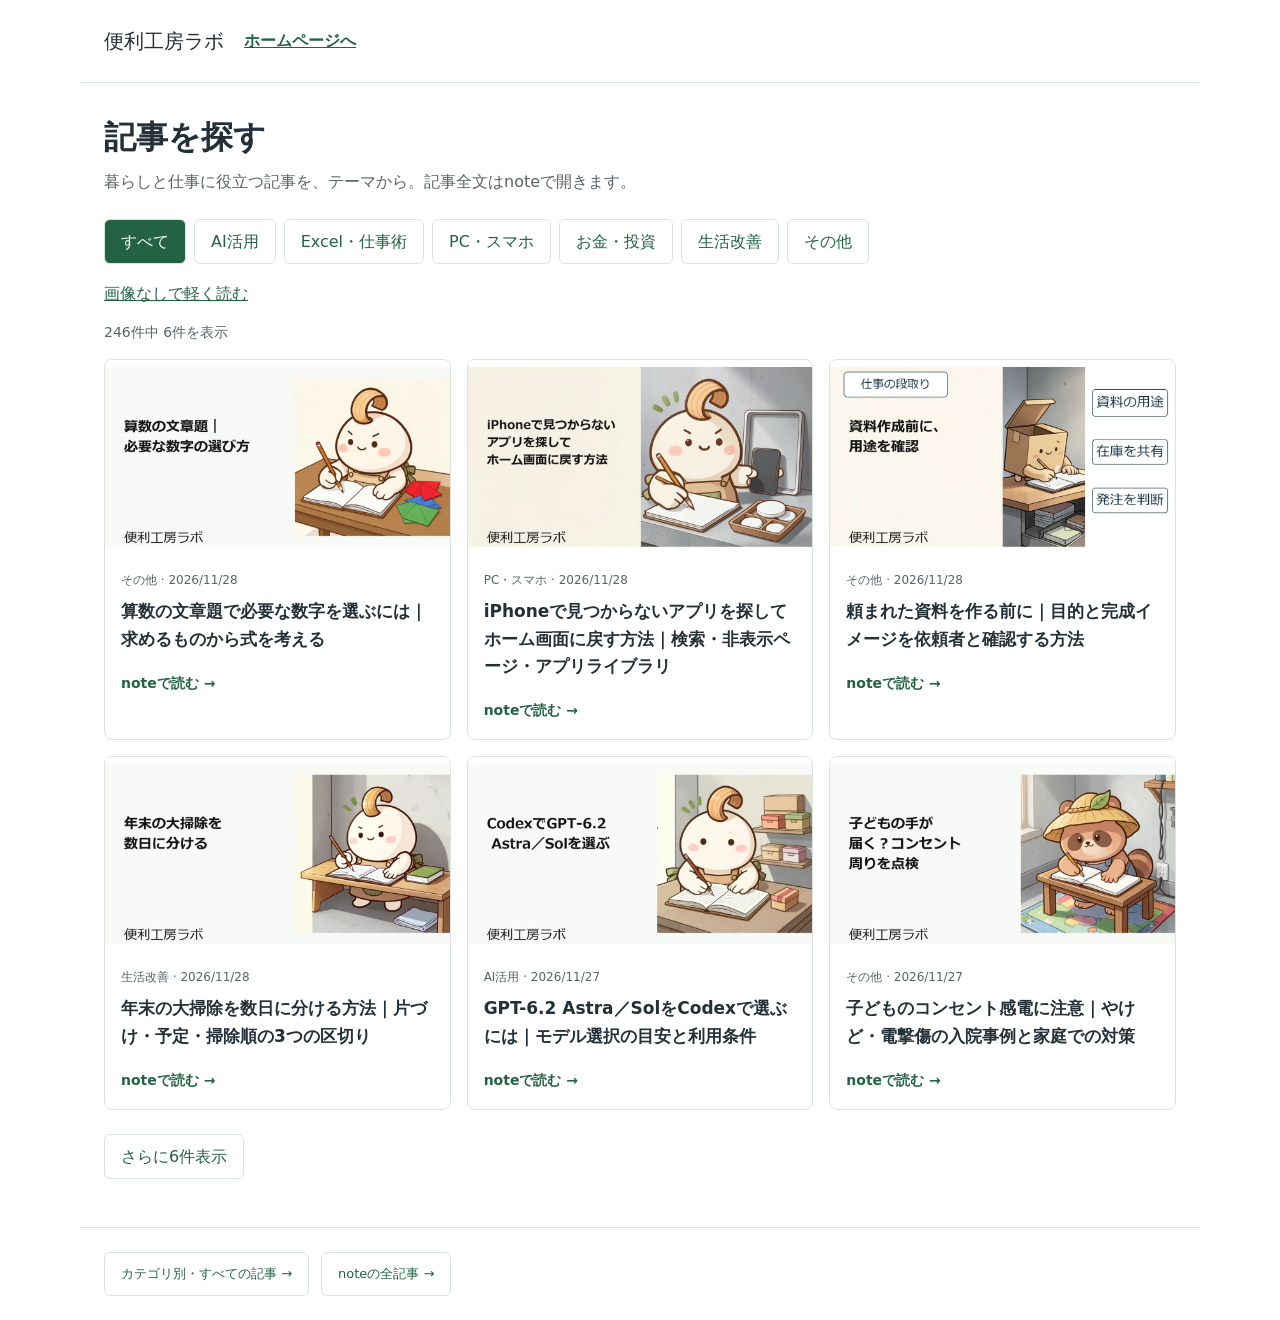
<file: docs/distribution/index.html>
<!doctype html>
<html lang="ja">
<head>
  <meta charset="utf-8"><meta name="viewport" content="width=device-width, initial-scale=1">
  <meta name="referrer" content="no-referrer">
  <title>BK-LAB | 最新記事</title>
  <link rel="stylesheet" href="style.css?v=20261003">
</head>
<body>
  <header><span class="brand">便利工房ラボ</span><a href="https://www.benrikobolab.com/" target="_blank" rel="noopener noreferrer">ホームページへ</a></header>
  <main><div class="heading"><h1 id="heading">記事を探す</h1><p id="intro">暮らしと仕事に役立つ記事を、テーマから。記事全文はnoteで開きます。</p></div>
    <nav id="filters" aria-label="記事カテゴリ"></nav>
    <a id="image-toggle" href="?images=0">画像なしで軽く読む</a>
    <p id="status" role="status">記事を読み込んでいます…</p>
    <section id="articles" aria-label="最新のnote記事"></section>
    <button id="more" type="button" hidden>さらに6件表示</button>
  </main>
  <footer><a class="footer-link" id="full" href="./" target="_blank" rel="noopener noreferrer">カテゴリ別・すべての記事 →</a><a class="footer-link" href="https://note.com/benrikobo" target="_blank" rel="noopener noreferrer">noteの全記事 →</a></footer>
  <noscript>記事一覧の表示にはJavaScriptが必要です。上のリンクからnoteをご覧ください。</noscript>
  <script src="cards.js?v=20261003" defer></script>
</body>
</html>
</file>
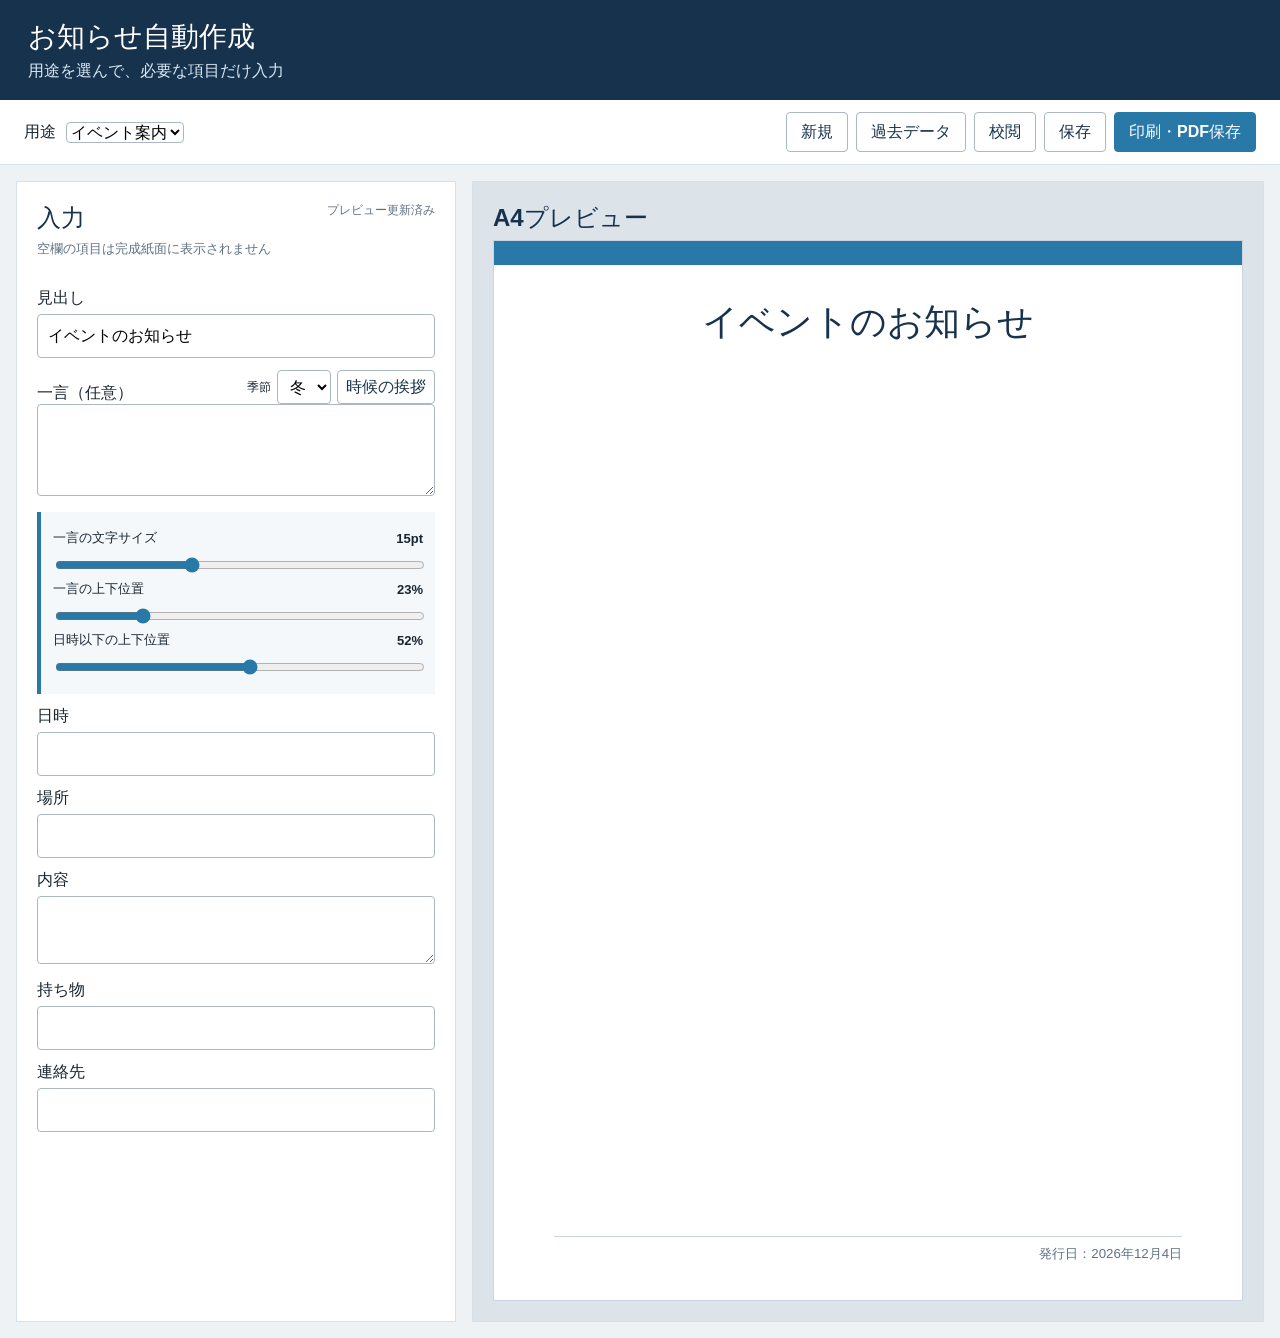
<file: docs/oshirase/index.html>
<!doctype html>
<html lang="ja">
<head>
  <meta charset="utf-8">
  <meta name="viewport" content="width=device-width, initial-scale=1">
  <title>お知らせ自動作成</title>
  <link rel="stylesheet" href="styles.css">
</head>
<body>
  <header class="site-header">
    <div>
      <h1>お知らせ自動作成</h1>
      <p>用途を選んで、必要な項目だけ入力</p>
    </div>
  </header>

  <nav class="toolbar" aria-label="文書操作">
    <label for="template">用途</label>
    <select id="template"></select>
    <div class="toolbar-actions">
      <button id="newButton" type="button">新規</button>
      <button id="historyButton" type="button">過去データ</button>
      <button id="proofreadButton" type="button">校閲</button>
      <button id="saveButton" type="button">保存</button>
      <button id="printButton" class="primary" type="button">印刷・PDF保存</button>
    </div>
  </nav>

  <main class="workspace">
    <section class="editor-panel" aria-labelledby="editorHeading">
      <div class="panel-heading">
        <div><h2 id="editorHeading">入力</h2><p>空欄の項目は完成紙面に表示されません</p></div>
        <output id="status" aria-live="polite">準備完了</output>
      </div>
      <form id="editorForm" novalidate>
        <label for="titleInput">見出し</label>
        <input id="titleInput" type="text" autocomplete="off">

        <div class="label-row"><label for="introInput">一言（任意）</label><div class="season-controls"><label for="season">季節</label><select id="season"><option>春</option><option>夏</option><option>秋</option><option>冬</option></select><button id="greetingButton" type="button">時候の挨拶</button></div></div>
        <textarea id="introInput" rows="3"></textarea>

        <div class="adjustments" aria-label="紙面調整">
          <label>一言の文字サイズ <span id="introFontValue"></span><input id="introFont" type="range" min="11" max="22" value="15"></label>
          <label>一言の上下位置 <span id="introTopValue"></span><input id="introTop" type="range" min="18" max="40" value="23"></label>
          <label>日時以下の上下位置 <span id="detailsTopValue"></span><input id="detailsTop" type="range" min="43" max="60" value="52"></label>
        </div>

        <div id="dynamicFields"></div>
      </form>
    </section>

    <section class="preview-panel" aria-labelledby="previewHeading">
      <h2 id="previewHeading">A4プレビュー</h2>
      <div id="paperShell" class="paper-shell">
        <article id="paper" class="paper" aria-label="A4お知らせプレビュー">
          <div class="paper-bar"></div>
          <h3 id="previewTitle"></h3>
          <p id="previewIntro" class="preview-intro"></p>
          <div id="previewDetails" class="preview-details"></div>
          <footer id="previewFooter"></footer>
        </article>
      </div>
    </section>
  </main>

  <dialog id="historyDialog"><form method="dialog"><div class="dialog-heading"><h2>過去データ</h2><button value="cancel" aria-label="閉じる">×</button></div><div id="historyList"></div><p class="dialog-actions"><button value="cancel">閉じる</button></p></form></dialog>
  <dialog id="proofreadDialog"><form method="dialog"><div class="dialog-heading"><h2>簡易校閲（AIなし）</h2><button value="cancel" aria-label="閉じる">×</button></div><ul id="proofreadList"></ul><p class="dialog-actions"><button value="cancel" class="primary">確認</button></p></form></dialog>

  <script type="module" src="app.js"></script>
</body>
</html>
</file>
<file: docs/distribution/style.css>
:root{--canvas:#fff;--surface:#fff;--text:#243038;--muted:#586467;--accent:#236344;--pale:#eaf4ec;--line:#d8e4dc;--space:24px}
*{box-sizing:border-box}body{margin:0;background:var(--canvas);color:var(--text);font:16px/1.7 Meiryo,system-ui,sans-serif}header,main,footer{max-width:1120px;margin:auto;padding:var(--space)}header{display:flex;gap:20px;align-items:center;border-bottom:1px solid var(--line)}header a{font-weight:700}.brand{font-size:20px}.heading{margin:8px 0 24px}h1{font-size:clamp(24px,4vw,32px);line-height:1.4;margin:8px 0}.heading p{color:var(--muted);margin:8px 0}a{color:var(--accent)}#filters{display:flex;flex-wrap:wrap;gap:8px;margin:16px 0}#filters a,button,.footer-link{display:inline-flex;align-items:center;justify-content:center;min-height:44px;padding:8px 16px;border:1px solid var(--line);border-radius:6px;background:var(--surface);color:var(--accent);text-decoration:none;font:inherit}#filters a[aria-current]{background:var(--accent);color:white}#articles{display:grid;grid-template-columns:repeat(3,minmax(0,1fr));gap:16px}article{border:1px solid var(--line);border-radius:8px;overflow:hidden;background:var(--surface)}article>a{color:inherit;text-decoration:none;display:block;height:100%}article img{display:block;width:100%;height:auto;aspect-ratio:16/9;object-fit:cover;background:var(--pale)}.copy{padding:16px}article h2{font-size:17px;line-height:1.6;margin:8px 0 16px;overflow-wrap:anywhere}.meta{font-size:12px;color:var(--muted);margin:0}.read{color:var(--accent);font-size:14px;font-weight:700}article a:hover h2{text-decoration:underline}a:focus-visible,button:focus-visible{outline:3px solid var(--accent);outline-offset:3px}button{cursor:pointer;margin-top:24px}#status{color:var(--muted);font-size:14px}#status:empty,[hidden]{display:none!important}footer{font-size:13px;border-top:1px solid var(--line);margin-top:24px;display:flex;gap:12px;flex-wrap:wrap}.compact header,.compact .heading{display:none}.compact main{padding:8px}.compact footer{margin-top:8px;padding:8px}.compact article{border-left:3px solid var(--accent)}.compact .copy{padding:12px}.compact h2{font-size:15px;margin:4px 0 8px}.compact .meta{font-size:11px}.compact article img{max-height:120px}.compact #status{margin:4px}.compact .read{font-size:12px}
@media(max-width:760px){#articles{grid-template-columns:repeat(2,minmax(0,1fr))}.compact #articles{grid-template-columns:1fr}.compact article>a{display:flex;align-items:center}.compact article img{width:88px;height:72px;flex:none}.compact .copy{flex:1;min-width:0}}
@media(max-width:480px){:root{--space:16px}#articles{grid-template-columns:1fr}.heading{margin:8px 0 16px}header{font-size:13px;gap:12px}.compact .footer-link{font-size:12px;padding:8px}}
</file>
<file: docs/oshirase/styles.css>
:root{font-family:"Yu Gothic UI","Yu Gothic",Meiryo,sans-serif;color:#182531;background:#eef2f5;font-synthesis:none}*{box-sizing:border-box}body{margin:0}.site-header{background:#17324d;color:#fff;padding:18px 28px}.site-header h1{font-size:28px;margin:0}.site-header p{color:#d7e8f4;margin:5px 0 0}.toolbar{display:flex;align-items:center;gap:10px;background:#fff;padding:12px 24px;border-bottom:1px solid #d8e0e8;position:sticky;top:0;z-index:5}.toolbar label,.editor-panel label{font-weight:700}.toolbar-actions{display:flex;gap:8px;margin-left:auto;flex-wrap:wrap}button,select,input,textarea{font:inherit}button,select,input[type=text],textarea{border:1px solid #aab7c4;border-radius:4px;background:#fff}button{min-height:40px;padding:7px 14px;cursor:pointer;color:#17324d;font-weight:700}button:hover{background:#f0f6fa}button:focus-visible,select:focus-visible,input:focus-visible,textarea:focus-visible{outline:3px solid #70b7df;outline-offset:2px}.primary{background:#2878a8;color:#fff;border-color:#2878a8}.primary:hover{background:#1e638e}.workspace{max-width:1500px;margin:auto;padding:16px;display:grid;grid-template-columns:minmax(360px,440px) minmax(500px,1fr);gap:16px}.editor-panel,.preview-panel{background:#fff;border:1px solid #d8e0e8}.editor-panel{padding:20px}.preview-panel{background:#dce3e9;padding:20px;overflow:hidden}.panel-heading{display:flex;justify-content:space-between;gap:16px;align-items:start}.panel-heading h2,.preview-panel h2{color:#17324d;margin:0 0 6px}.panel-heading p{font-size:13px;color:#607184;margin:0 0 18px}#status{font-size:12px;color:#607184;text-align:right}#editorForm>label,.field>label{display:block;margin:12px 0 5px}.label-row{display:flex;align-items:end;justify-content:space-between;gap:8px;margin-top:12px}.season-controls{display:flex;align-items:center;gap:6px}.season-controls label{font-size:12px}.season-controls button,.season-controls select{min-height:34px;padding:4px 8px}input[type=text],textarea{width:100%;padding:9px 10px;line-height:1.5}textarea{resize:vertical}.adjustments{margin:12px 0;padding:12px;background:#f5f8fa;border-left:4px solid #2878a8}.adjustments label{display:grid;grid-template-columns:1fr auto;align-items:center;gap:8px;font-size:13px;margin:5px 0}.adjustments input{grid-column:1/-1;width:100%;accent-color:#2878a8}.paper-shell{display:flex;justify-content:center;align-items:flex-start;min-height:calc(100vh - 190px);overflow:auto}.paper{position:relative;width:min(100%,794px);aspect-ratio:210/297;background:#fff;box-shadow:0 2px 8px #8795a3;border:1px solid #cbd5e1;overflow:hidden}.paper-bar{height:2.25%;background:#2878a8}.paper h3{position:absolute;top:5.5%;left:8%;right:8%;margin:0;text-align:center;color:#17324d;font-size:27pt;line-height:1.3}.preview-intro{position:absolute;left:11%;right:11%;margin:0;text-align:center;line-height:1.75;white-space:pre-wrap}.preview-details{position:absolute;left:9%;right:9%}.preview-row{display:grid;grid-template-columns:135px 1fr;border-top:1px solid #cbd5e1;min-height:52px}.preview-row:last-child{border-bottom:1px solid #cbd5e1}.preview-row strong{background:#eaf3f8;color:#17324d;padding:14px}.preview-row span{padding:14px 18px;white-space:pre-wrap}.paper footer{position:absolute;left:8%;right:8%;bottom:3.5%;border-top:1px solid #cbd5e1;padding-top:8px;text-align:right;color:#607184;font-size:10pt}dialog{width:min(620px,calc(100% - 32px));border:0;border-radius:8px;box-shadow:0 20px 60px #17202a55;padding:0}dialog::backdrop{background:#17202a88}dialog form{padding:20px}.dialog-heading{display:flex;justify-content:space-between;align-items:center;border-bottom:1px solid #d8e0e8}.dialog-heading h2{margin:0 0 12px}.dialog-heading button{font-size:22px;border:0}.dialog-actions{text-align:right}.history-item{display:block;width:100%;text-align:left;margin:8px 0}#proofreadList{line-height:1.8}
@media(max-width:980px){.toolbar{position:static;align-items:flex-start;flex-wrap:wrap}.toolbar-actions{width:100%;margin:0}.workspace{grid-template-columns:1fr;padding:8px}.preview-panel{padding:12px}.paper-shell{min-height:auto}.paper h3{font-size:clamp(18px,5vw,27pt)}.preview-row{grid-template-columns:25% 1fr}.preview-row strong,.preview-row span{padding:2.2vw;font-size:clamp(9px,2.5vw,16px)}}
@media print{@page{size:A4;margin:0}body{background:#fff}.site-header,.toolbar,.editor-panel,.preview-panel>h2,dialog{display:none!important}.workspace,.preview-panel,.paper-shell{display:block;margin:0;padding:0;border:0;background:#fff;max-width:none;overflow:visible}.paper{width:210mm;height:297mm;box-shadow:none;border:0}.paper h3{font-size:27pt}.preview-row{grid-template-columns:35mm 1fr}.preview-row strong,.preview-row span{padding:5mm;font-size:12pt}}
</file>
